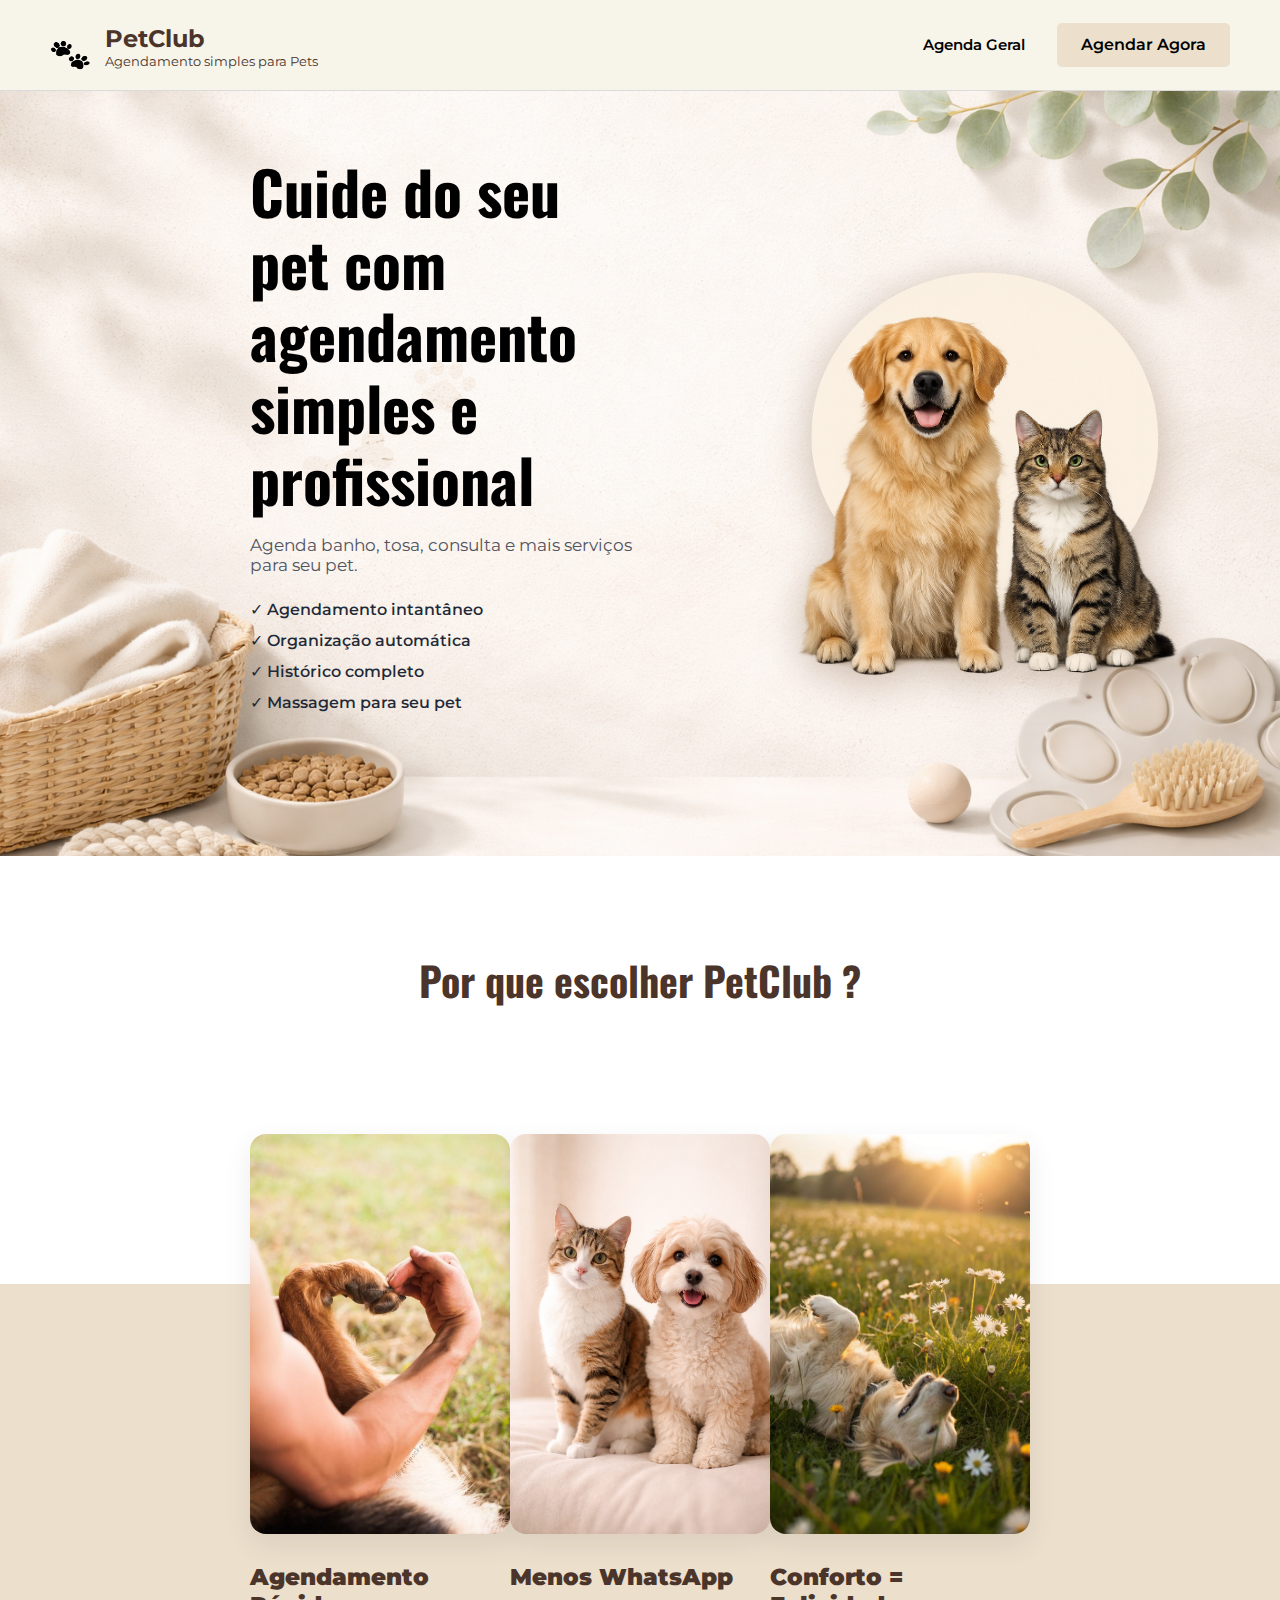
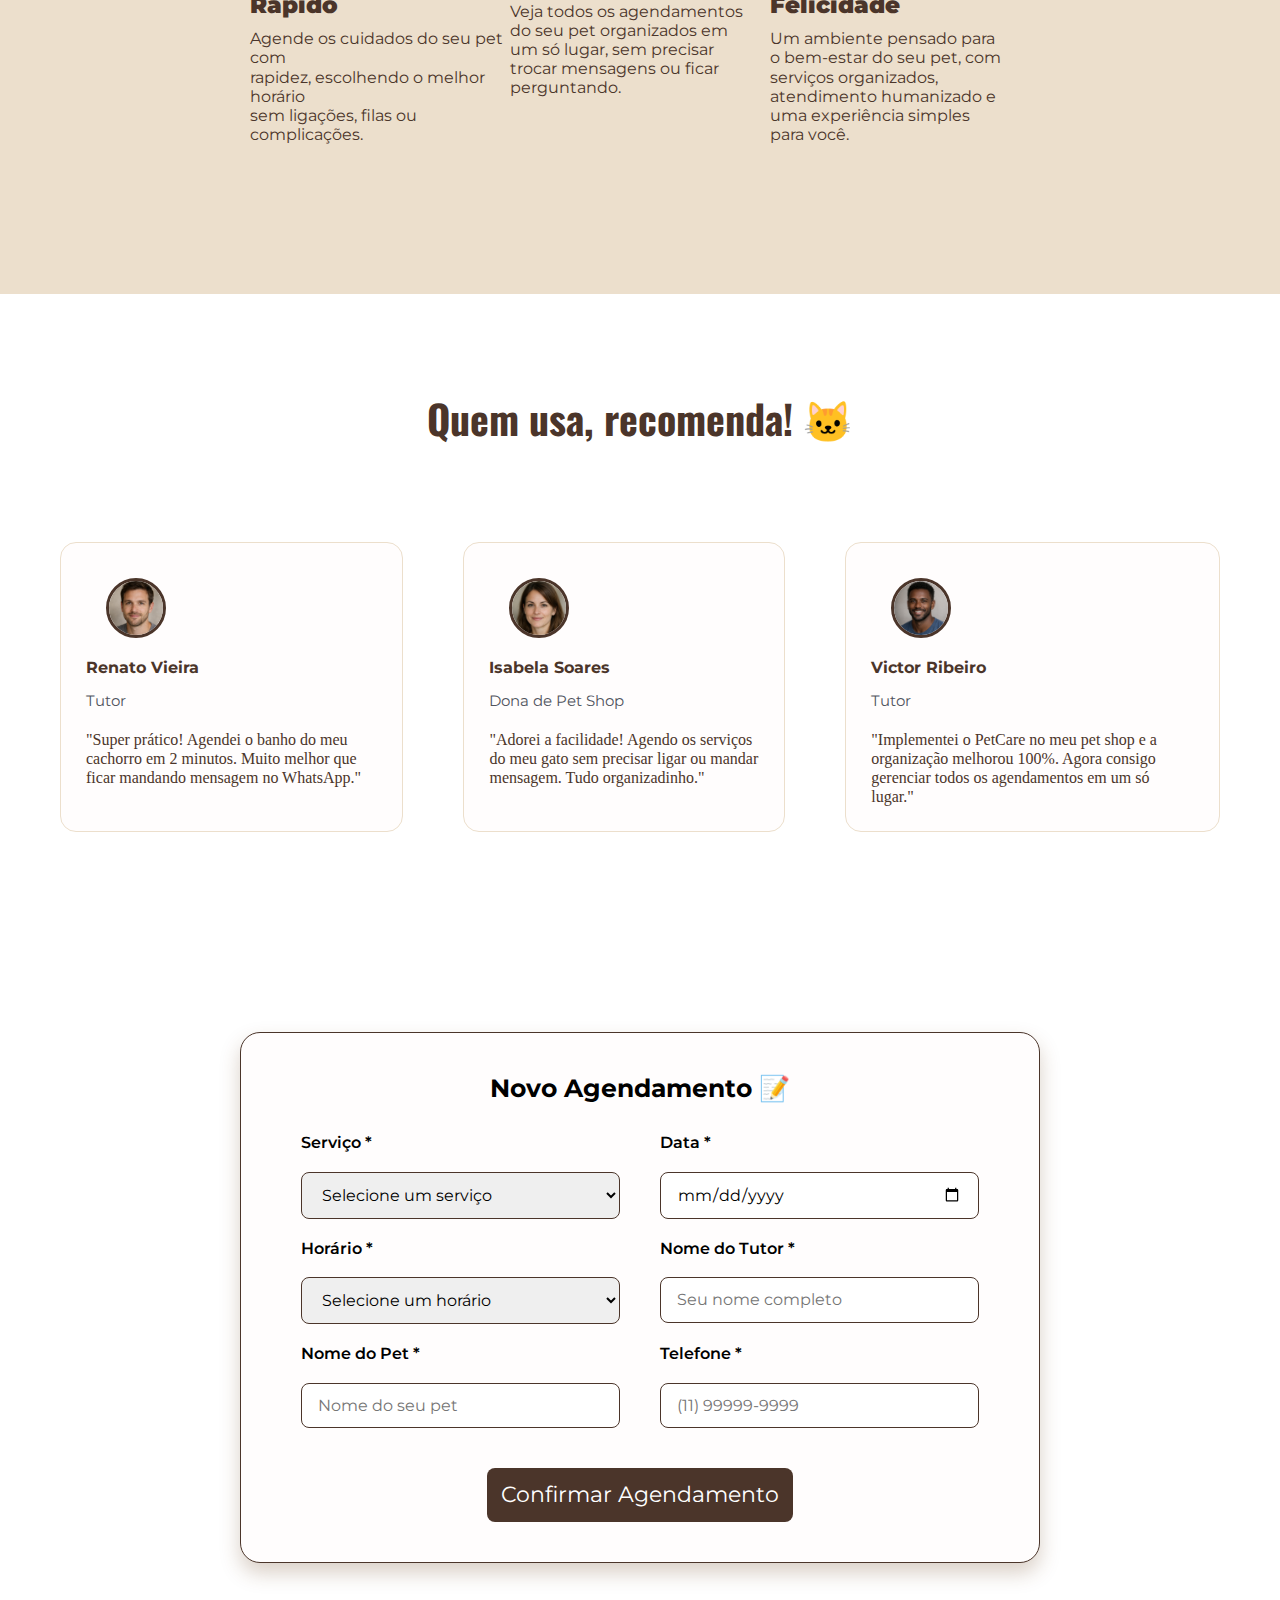
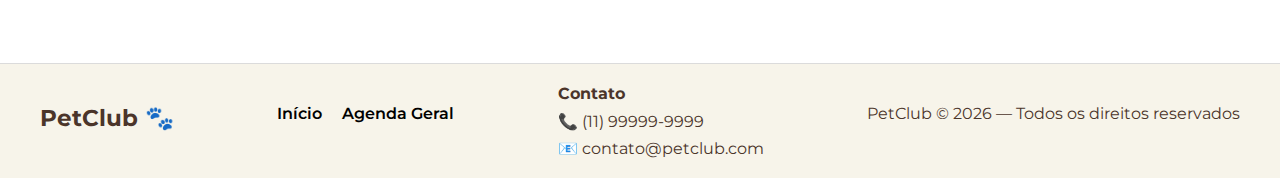
<file: index.html>
<!DOCTYPE html>
<html lang="pt-br">

<head>
    <meta charset="UTF-8">
    <meta name="viewport" content="width=device-width, initial-scale=1.0">
    <title>PetClub</title>

    <link rel="preconnect" href="https://fonts.googleapis.com">
    <link rel="preconnect" href="https://fonts.gstatic.com" crossorigin>
    <link href="https://fonts.googleapis.com/css2?family=Montserrat:wght@300;400;500;600;700&display=swap"
        rel="stylesheet">

    <link rel="stylesheet" href="./css/index.css">
</head>

<body>
    <header id="header">
        <div class="container header-content">
            <div class="titulo-header">
                <div class="logo-icon">
                    <img src="./images/dog-cat-pet-paw-animal-hand-drawn-organic-line-doodle-png.png"
                        alt="patas de cachorro" class="patas" width="40" height="30">
                </div>
                <div class="logo-text">
                    <h2>PetClub</h2>
                    <p>Agendamento simples para Pets</p>
                </div>
            </div>
            <nav class="nav">
                <a href="admin.html">Agenda Geral</a>
            </nav>
            <a href="#form" class="btnAgendar">Agendar Agora</a>
        </div>
    </header>

    <main>
        <section class="container hero" id="container-hero">
            <div class="titulo-hero">
                <div class="title">
                    <h1>Cuide do seu pet com agendamento<br> simples e profissional</h1>
                    <p>Agenda banho, tosa, consulta e mais serviços para seu pet.</p>
                </div>
                <ul class="beneficios">
                    <li>✓ Agendamento intantâneo</li>
                    <li>✓ Organização automática</li>
                    <li>✓ Histórico completo</li>
                    <li>✓ Massagem para seu pet</li>
                </ul>
            </div>
            <div>
                <img src="./images/Cat&Dog.png" alt="cat&dog" class="image-hero">
            </div>
        </section>

        <section class="container escolha">
            <h2>Por que escolher PetClub ?</h2>
            <div class="motivos">
                <div class="motivo card1">
                    <img src="./images/coraçao-com-patas.jpg" alt="agendamento rapido" width="300" height="400">
                    <h3>Agendamento Rápido</h3>
                    <p>Agende os cuidados do seu pet com<br> rapidez, escolhendo o melhor horário<br> sem ligações,
                        filas ou complicações.</p>
                </div>
                <div class="motivo card2">
                    <img src="./images/cat-dog.png" alt="menos whatsapp" width="300" height="400">
                    <h3>Menos WhatsApp</h3>
                    <p>Veja todos os agendamentos<br> do seu pet organizados em<br> um só lugar, sem precisar<br> trocar
                        mensagens ou ficar<br> perguntando.</p>
                </div>
                <div class="motivo card3">
                    <img src="./images/dog-natureza.jpg" alt="experiencia" width="300" height="400">
                    <h3>Conforto = Felicidade</h3>
                    <p>Um ambiente pensado para<br> o bem-estar do seu pet, com<br> serviços organizados,<br>
                        atendimento humanizado e<br> uma experiência simples<br> para você.</p>
                </div>
            </div>
        </section>

        <section class="container comentarios">
            <h2>Quem usa, recomenda! 🐱</h2>
            <div class="grids-comentarios">
                <div class="box-comentarios">
                    <img src="./images/Renato.png" alt="renato" width="60" height="60" class="avatar">
                    <h4>Renato Vieira</h4>
                    <span>Tutor</span>
                    <p>"Super prático! Agendei o banho do meu cachorro em 2 minutos. Muito melhor que ficar mandando
                        mensagem no WhatsApp."</p>
                </div>
                <div class="box-comentarios">
                    <img src="./images/Isabela.png" alt="isabela" width="60" height="60" class="avatar">
                    <h4>Isabela Soares</h4>
                    <span>Dona de Pet Shop</span>
                    <p>"Adorei a facilidade! Agendo os serviços do meu gato sem precisar ligar ou mandar mensagem. Tudo
                        organizadinho."</p>
                </div>
                <div class="box-comentarios">
                    <img src="./images/Victor.png" alt="victor" width="60" height="60" class="avatar">
                    <h4>Victor Ribeiro</h4>
                    <span>Tutor</span>
                    <p>"Implementei o PetCare no meu pet shop e a organização melhorou 100%. Agora consigo gerenciar
                        todos os agendamentos em um só lugar."</p>
                </div>
            </div>
        </section>

        <section class="formulario">
            <form id="form" action="cadastro.html">
                <h3>Novo Agendamento 📝</h3>
                <div class="form-box">
                    <label for="servico">Serviço *</label><br>
                    <select id="servico" name="servico" required>
                        <option value="" class="select">Selecione um serviço</option>
                        <option value="banho">Banho</option>
                        <option value="tosa">Tosa</option>
                        <option value="banho-tosa">Banho + Tosa</option>
                        <option value="consulta">Consulta Veterinária</option>
                        <option value="vacina">Vacinação</option>
                        <option value="hospedagem">hospedagem</option>
                    </select><br>
                </div>
                <div class="form-box">
                    <label for="data">Data *</label><br>
                    <input type="date" id="data" name="data" required>
                </div>
                <div class="form-box">
                    <label for="horario">Horário *</label><br>
                    <select id="horario" name="horario" required>
                        <option value="" class="select">Selecione um horário</option>
                        <option value="8:00">8:00</option>
                        <option value="9:00">9:00</option>
                        <option value="10:00">10:00</option>
                        <option value="11:00">11:00</option>
                        <option value="12:00">12:00</option>
                        <option value="13:00">13:00</option>
                        <option value="14:00">14:00</option>
                        <option value="15:00">15:00</option>
                        <option value="16:00">16:00</option>
                        <option value="17:00">17:00</option>
                        <option value="18:00">18:00</option>
                        <option value="19:00">19:00</option>
                    </select><br>
                </div>
                <div class="form-box">
                    <label for="nome-tutor">Nome do Tutor *</label><br>
                    <input type="text" id="name" name="nomeTutor" placeholder="Seu nome completo" required><br>
                </div>
                <div class="form-box">
                    <label for="nome-pet">Nome do Pet *</label><br>
                    <input type="text" id="namePet" name="nomePet" placeholder="Nome do seu pet" required><br>
                </div>
                <div class="form-box">
                    <label for="telefone">Telefone *</label><br>
                    <input type="tel" id="telefone" name="telefone" placeholder="(11) 99999-9999" required><br>
                </div>
                <div class="form-box btn-box">
                    <button id="btnSubmit" type="submit">
                        Confirmar Agendamento
                    </button>
                </div>
            </form>
        </section>
    </main>
    <footer class="container footer">
        <div class="footer-content">
            <div class="footer-brand">
                <h3>PetClub 🐾</h3>
            </div>

            <div class="footer-links">
                <a href="#container-hero">Início</a>
                <a href="admin.html">Agenda Geral</a>
            </div>

            <div class="footer-contacts">
                <h4>Contato</h4>
                <p>📞 (11) 99999-9999</p>
                <p>📧 contato@petclub.com</p>
            </div>

            <div class="footer-bottom">
                <span>PetClub © 2026 — Todos os direitos reservados</span>
            </div>
        </div>
    </footer>
    <script>
        const inputData = document.getElementById('data');

        if (!data.value) {
            e.preventDefault();
            alert('Por favor, selecione uma data.');
            data.focus();
        }

        const hoje = new Date().toISOString().split('T')[0];

        inputData.min = hoje;    // bloqueia datas passadas
        inputData.value = hoje;  // abre o calendário no dia atual
    </script>
</body>

</html>
</file>
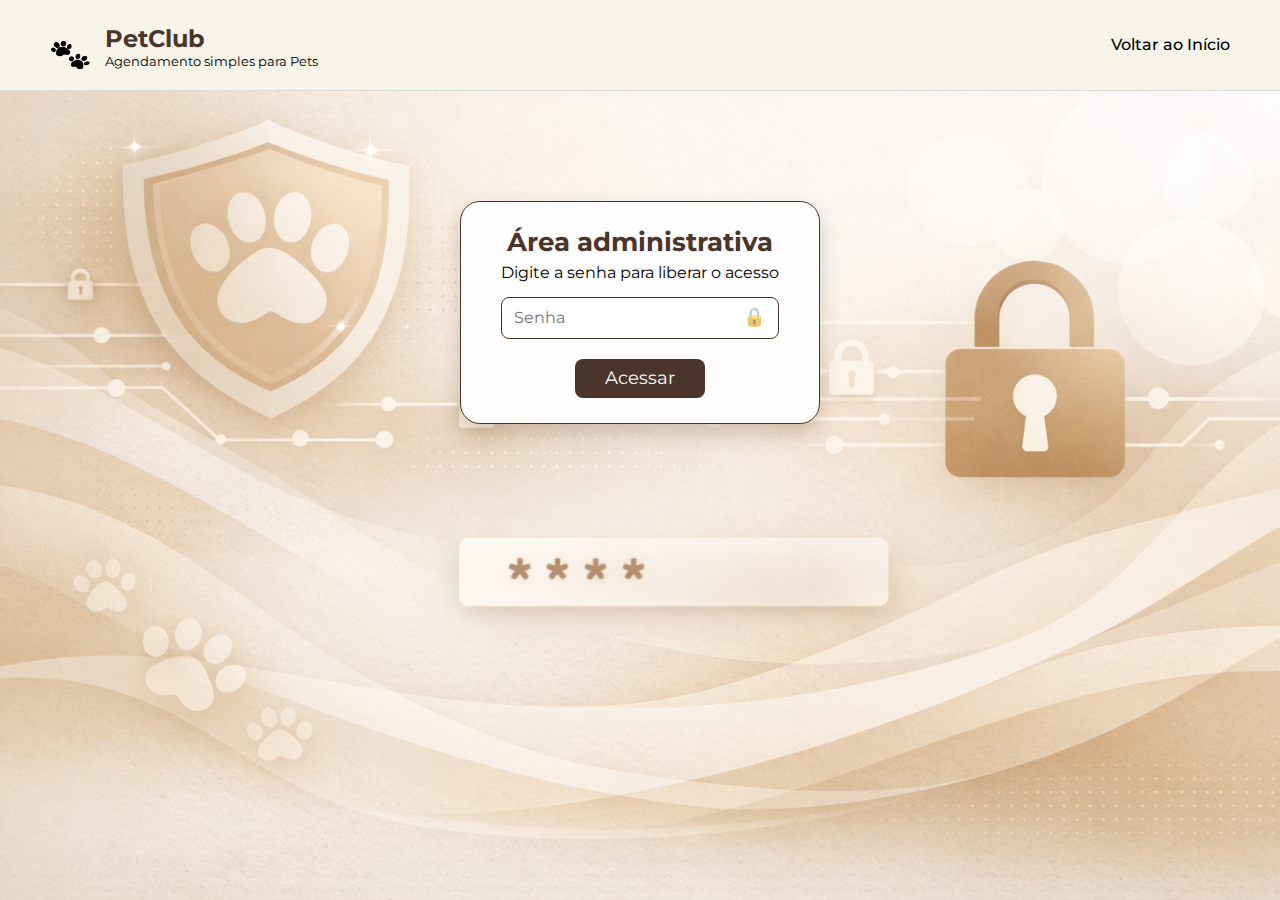
<file: admin.html>
<!DOCTYPE html>
<html lang="pt-br">
<head>
    <meta charset="UTF-8">
    <meta name="viewport" content="width=device-width, initial-scale=1.0">
    <title>Admin</title>

    <link rel="stylesheet" href="css/admin.css">

    <link rel="preconnect" href="https://fonts.googleapis.com">
    <link rel="preconnect" href="https://fonts.gstatic.com" crossorigin>
    <link href="https://fonts.googleapis.com/css2?family=Montserrat:wght@300;400;500;600;700&display=swap" rel="stylesheet">
</head>
<body>
    <header id="header">
        <div class="container header-content">
            <div class="titulo-header">
                <div class="logo-icon">
                    <img src="./images/dog-cat-pet-paw-animal-hand-drawn-organic-line-doodle-png.png" alt="patas de cachorro" class="patas" width="40" height="30">
                </div>
                <div class="logo-text">
                    <h2>PetClub</h2>
                    <p>Agendamento simples para Pets</p>
                </div> 
            </div>
            <nav class="nav">
                <a href="index.html" class="btnVoltar">Voltar ao Início</a>
            </nav>
        </div>
    </header>

    <main>
        <section class="container hero">
            <form action="agendageral.html" class="form">
                <h2>Área administrativa</h2>
                <h4>Digite a senha para liberar o acesso</h4>
                <div class="form-box">
                    <div class="password-wrapper">
                        <input type="password" id="senha" placeholder="Senha" required>
                        <span class="toggle-password" id="toggleIcon" onclick="togglePassword()"> 🔒</span>
                    </div>
                </div>
                <button type="submit" id="btnAdmin">Acessar</button>
            </form>
        </section>
    </main>
    <script src="./js/admin.js"></script>
</body>
</html>
</file>
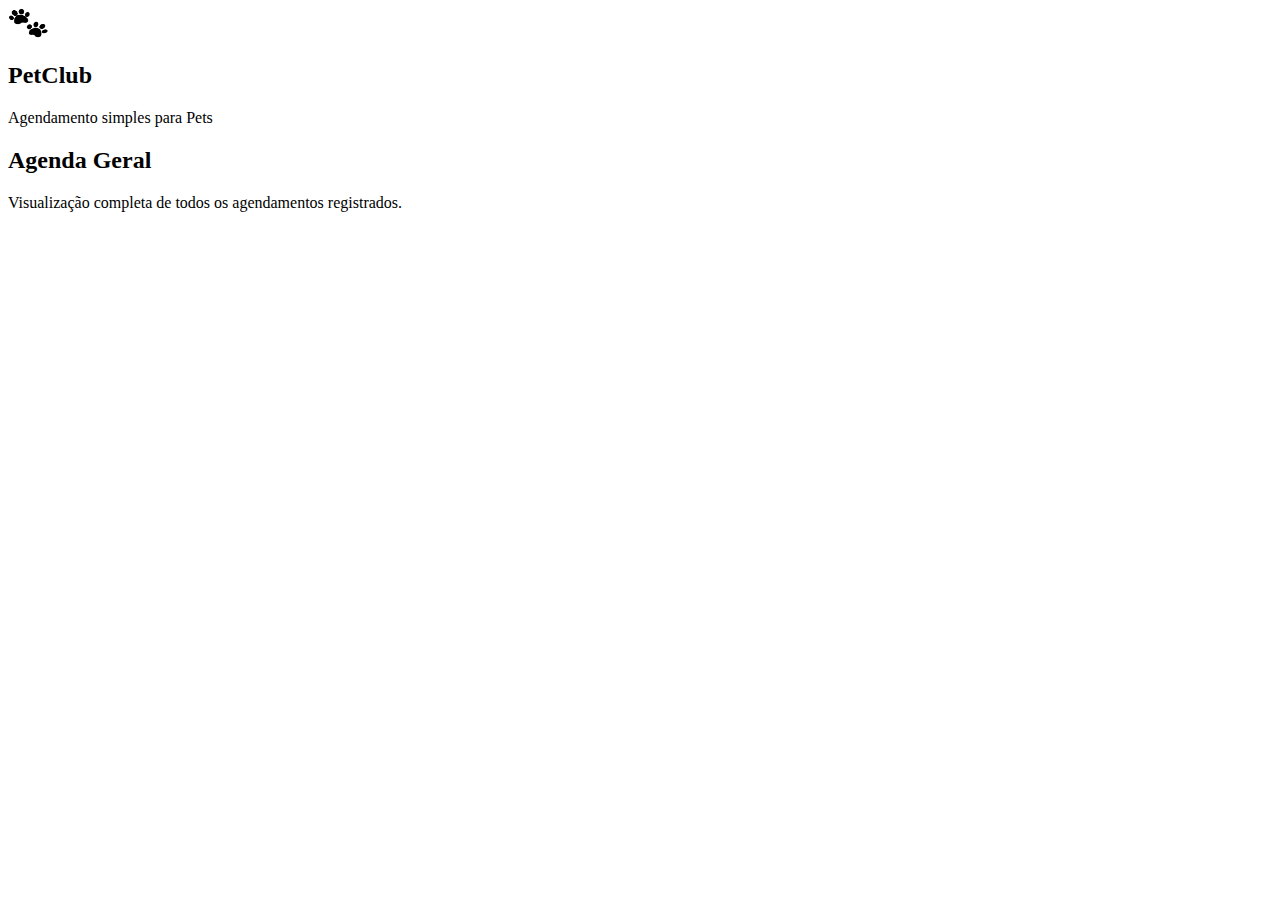
<file: agendageral.html>
<!DOCTYPE html>
<html lang="pt-br">
<head>
    <meta charset="UTF-8">
    <meta name="viewport" content="width=device-width, initial-scale=1.0">
    <title>Agenda Geral PetClub</title>
</head>
<body>
    <header id="header">
        <div class="container header-content">
            <div class="titulo-header">
                <div class="logo-icon">
                    <img src="./images/dog-cat-pet-paw-animal-hand-drawn-organic-line-doodle-png.png" alt="patas de cachorro" class="patas" width="40" height="30">
                </div>
                <div class="logo-text">
                    <h2>PetClub</h2>
                    <p>Agendamento simples para Pets</p>
                </div> 
            </div>
        </div>
    </header>

    <section class="dashboard">
        <div class="container">
            <div class="dashboard-header">
                <h2>Agenda Geral</h2>
                <p>Visualização completa de todos os agendamentos registrados.</p>
            </div>

            <div class="dashboard-stats">
                <div class="stat-card"></div>
                <div class="stat-card"></div>
                <div class="stat-card"></div>
                <div class="stat-card"></div>
                <div class="stat-card"></div>
                <div class="stat-card"></div>
            </div>
        </div>
    </section>
</body>
</html>
</file>
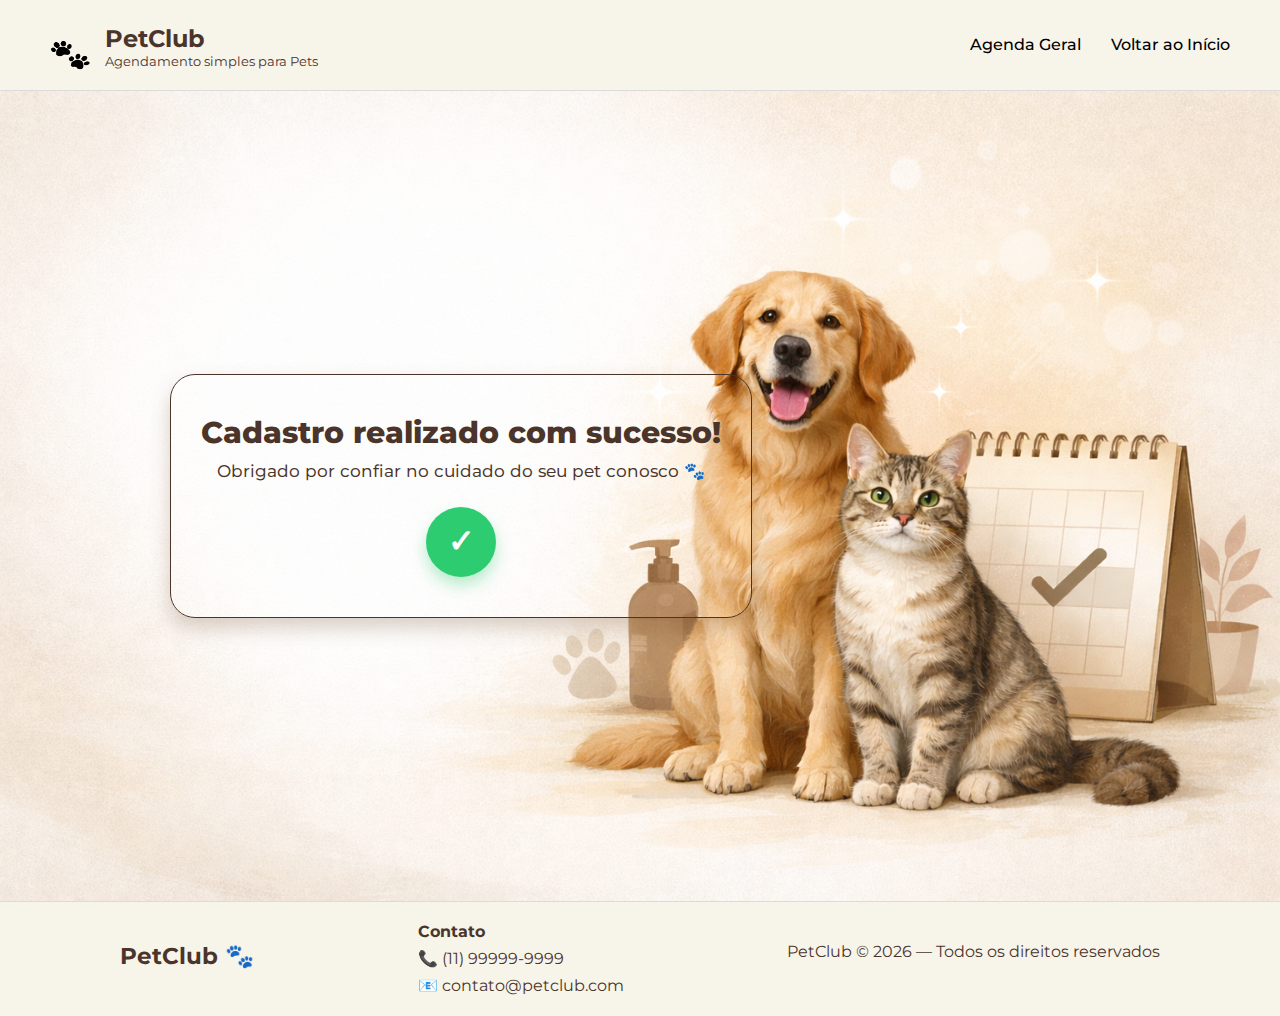
<file: cadastro.html>
<!DOCTYPE html>
<html lang="pt-br">
<head>
    <meta charset="UTF-8">
    <meta name="viewport" content="width=device-width, initial-scale=1.0">
    <title>Cadastro Concluído</title>

    <link rel="preconnect" href="https://fonts.googleapis.com">
    <link rel="preconnect" href="https://fonts.gstatic.com" crossorigin>
    <link href="https://fonts.googleapis.com/css2?family=Montserrat:wght@300;400;500;600;700&display=swap" rel="stylesheet">

    <link rel="stylesheet" href="./css/cadastro.css">

</head>
<body>
    <header id="header">
        <div class="container header-content">
            <div class="titulo-header">
                <div class="logo-icon">
                    <img src="./images/dog-cat-pet-paw-animal-hand-drawn-organic-line-doodle-png.png" alt="patas de cachorro" class="patas" width="40" height="30">
                </div>
                <div class="logo-text">
                    <h2>PetClub</h2>
                    <p>Agendamento simples para Pets</p>
                </div> 
            </div>
            <nav class="nav">
                <a href="agendageral.html" class="btnAgenda">Agenda Geral</a>
                <a href="index.html" class="btnVoltar">Voltar ao Início</a>
            </nav>
        </div>
    </header>

    <main>
        <section class="container hero">
            <div class="hero-titulo">
                <h2>Cadastro realizado com sucesso!</h2>
                <h4>Obrigado por confiar no cuidado do seu pet conosco 🐾</h4>
                <div class="icon">✓</div>
            </div>
        </section>
    </main>
    <footer class="container footer">
        <div class="footer-content">
            <div class="footer-brand">
                <h3>PetClub 🐾</h3>
            </div>

            <div class="footer-contacts">
                <h4>Contato</h4>
                <p>📞 (11) 99999-9999</p>
                <p>📧 contato@petclub.com</p>
            </div>

            <div class="footer-bottom">
                <span>PetClub © 2026 — Todos os direitos reservados</span>
            </div>
        </div>
    </footer>
</body>
</html>
</file>
<file: css/index.css>
@import url('https://fonts.googleapis.com/css2?family=Oswald:wght@200;300;400;500;600;700&display=swap');

*,
*::before,
*::after {
    box-sizing: border-box;
    margin: 0;
    padding: 0;
}

.container {
    width: 1200px;
    margin: 0 auto;
    padding: 0 20px;
}

html {
    font-size: 16px;
    scroll-behavior: smooth;
}

body {
    min-height: 100vh;
    font-family: 'Montserrat', sans-serif;
    line-height: 1.2;
    -webkit-font-smoothing: antialiased;
}

img {
    max-width: 100%;
    display: block;
}

ul,
ol {
    list-style: none;
}

a {
    text-decoration: none;
    color: inherit;
}

button,
input,
textarea,
select {
    font: inherit;
    border: none;
    outline: none;
}

#header {
    position: sticky;
    top: 0;
    width: 100%;
    z-index: 9999;
    background: #F7F4EA;
    border-bottom: 1px solid rgb(219, 219, 219);
}

.header-content {
    display: flex;
    align-items: center;
    justify-content: space-between;
    gap: 2rem;
    padding: 10px;
}

.titulo-header {
    display: flex;
    gap: 15px;
    margin: 15px 0 10px;
}

#header .header-content .titulo-header h2 {
    color: #4B352A;
    font-weight: bold;
}

#header .header-content .titulo-header p {
    font-size: 13px;
}

#header .header-content .logo-icon {
    margin-top: 15px;
}

#header .header-content nav {
    display: flex;
    gap: 2rem;
    flex: 1;
    justify-content: flex-end;
}

#header .header-content .nav a {
    color: black;
    font-size: 15px;
    font-weight: 600;
}

#header .header-content .btnAgendar {
    color: black;
    font-weight: 600;
    background-color: #ECDFCC;
    padding: 0.75rem 1.5rem;
    border-radius: 5px;
    cursor: pointer;
    transition: transform 0.3s ease, box-shadow 0.3s ease;
}

#header .header-content .btnAgendar:hover {
    transform: translateY(-1px);
    box-shadow: 0 10px 20px rgba(109, 66, 30, 0.35);
}

#header .header-content .nav a:hover {
    color: #AB886D;
}

.hero {
    width: 100%;
    min-height: 85vh;
    background-image: url('../images/FundoHero.png');
    background-size: cover;
    background-position: center;
    background-repeat: no-repeat;
    display: flex;
    align-items: center;
    padding: 0 100px;
}

.titulo-hero {
    display: flex;
    flex-direction: column;
    gap: 1.5rem;
    padding: 0 150px;
    margin-bottom: 80px;
}

.titulo-hero h1 {
    font-size: 60px;
    font-family: 'Oswald', sans-serif;
    margin-bottom: 20px;
}

.titulo-hero p {
    font-size: 17px;
    color: #50545e;
}

.titulo-hero .beneficios {
    display: flex;
    flex-direction: column;
    gap: 0.75rem;
}

.titulo-hero .beneficios li {
    color: #1f2937;
    font-weight: 550;
}

.image-hero {
    filter: drop-shadow(0 8px 22px rgba(109, 66, 30, 0.35));
}

.escolha h2 {
    color: #4B352A;
    font-family: 'Oswald', sans-serif;
    font-size: 40px;
    display: flex;
    align-items: center;
    justify-content: center;
    margin: 100px 0 280px;
}

.escolha {
    width: 100%;
    padding: 0;
}

.escolha .motivos {
    display: flex;
    justify-content: space-between;
    padding: 0 250px;
    position: relative;
    background-color: #ECDFCC;
    width: 100%;
}

.escolha .motivos .motivo h3 {
    color: #4B352A;
    font-weight: 900;
    font-size: 23px;
    margin: 30px 0 10px;
}

.escolha .motivos .motivo p {
    font-size: 16px;
}

.escolha .motivos .motivo {
    justify-content: center;
    align-items: center;
    gap: 32px;
    position: relative;
    top: -150px;
    z-index: 2;
}

.escolha .motivos img {
    border-radius: 16px;
    box-shadow: 0 10px 30px rgba(0,0,0,0.08);
    transition: transform 0.3s ease, box-shadow 0.3s ease;
}

.escolha .motivos img:hover {
    transform: translateY(-5px);
    box-shadow: 0 10px 20px rgba(109, 66, 30, 0.85);
}

.comentarios h2 {
    display: flex;
    justify-content: center;
    color: #4B352A;
    font-family: 'Oswald', sans-serif;
    font-size: 40px;
    margin: 100px 0 100px;
}

.grids-comentarios {
    display: flex;
    gap: 60px;
}

.box-comentarios {
    background-color: #fffdfd;
    border: 1px solid #ECDFCC;
    border-radius: 16px;
    padding: 25px;
    transition: transform 0.3s ease, box-shadow 0.3s ease;
}

.comentarios .grids-comentarios .box-comentarios .avatar {
    border: 3px solid #4B352A;
    border-radius: 999px;
    margin-left: 20px;
    margin-top: 10px;
}

.comentarios .grids-comentarios .box-comentarios h4 {
    margin-top: 20px;
    margin-bottom: 13px;
}

.comentarios .grids-comentarios .box-comentarios span {
    color: #50545e;
    font-size: 15px;
}

.comentarios .grids-comentarios .box-comentarios p {
    margin-top: 20px;
    font-family: 'Times New Roman', Times, serif;
}

.box-comentarios:hover {
    border: 1px solid #AB886D;
    transform: translateY(-1px);
    box-shadow: 0 10px 20px rgba(109, 66, 30, 0.25);
}

.formulario {
    display: flex;
    justify-content: center;
    margin: 200px 0 80px;
}

.formulario #form {
    display: grid;
    grid-template-columns: repeat(2, 1fr);
    gap: 20px 40px;
    padding: 40px 60px;
    background-color: #fffdfd;
    border: 1px solid #4B352A;
    box-shadow: 0 10px 20px rgba(109, 66, 30, 0.25);
    border-radius: 20px;
    width: 100%;
    max-width: 800px;
}

/* Título ocupa a linha inteira */
.formulario h3 {
    grid-column: 1 / -1;
    text-align: center;
    font-size: 25px;
    margin-bottom: 10px;
}

/* Campos que devem ocupar a linha inteira */
.form-box.full {
    grid-column: 1 / -1;
}

/* Inputs padrão */
.form-box input,
.form-box select {
    width: 100%;
    padding: 10px;
    border: 1px solid #4B352A;
    border-radius: 8px;
    padding: 12px 16px;
    font-weight: 400;
}

.form-box label {
    display: block;
    font-weight: 600;
}

.form-box.btn-box {
    grid-column: 1 / -1;
    display: flex;
    justify-content: center;
}

#btnSubmit {
    font-size: 22px;
    font-weight: 400;
    padding: 14px;
    margin-top: 20px;
    border-radius: 8px;
    background-color: #4B352A;
    color: white;
    transition: transform 0.3s ease, box-shadow 0.3s ease;
    cursor: pointer;
}

#btnSubmit:hover {
    transform: translateY(-2px);
    box-shadow: 0 10px 20px rgba(109, 66, 30, 0.25);
    font-weight: 500;
}

.footer {
    margin-top: 100px;
    border-top: 1px solid rgb(219, 219, 219);
    width: 100%;
    background-color: #F7F4EA;
}

.footer h3, h4, p, span {
    color: #4B352A;
}

.footer-content {
    display: flex;
    justify-content: space-between;
    padding: 20px;
}

.footer-brand {
    font-size: 20px;
    margin-top: 20px;
}

.footer-links {
    font-weight: 600;
    margin-top: 20px;
    display: flex;
    gap: 20px;
}

.footer-contacts {
    display: flex;
    flex-direction: column;
    gap: 8px;
}

.footer-bottom {
    margin-top: 20px;
}
</file>
<file: css/admin.css>
@import url('https://fonts.googleapis.com/css2?family=Oswald:wght@200;300;400;500;600;700&display=swap');

*,
*::before,
*::after {
    box-sizing: border-box;
    margin: 0;
    padding: 0;
}

.container {
    width: 1200px;
    margin: 0 auto;
    padding: 0 20px;
}

html {
    font-size: 16px;
    scroll-behavior: smooth;
}

body, html {
    height: 100%;
    margin: 0;
    font-family: 'Montserrat', sans-serif;
    line-height: 1.2;
    -webkit-font-smoothing: antialiased;
}

img {
    max-width: 100%;
    display: block;
}

ul,
ol {
    list-style: none;
}

a {
    text-decoration: none;
    color: inherit;
}

button,
input,
textarea,
select {
    font: inherit;
    border: none;
    outline: none;
}

h1, h2, h3 {
    color: #4B352A;
}

body {
    background-image: url('../images/fundo-admin.png');
    background-size: cover;
    background-repeat: no-repeat;

}

#header {
    width: 100%;
    background: #F7F4EA;
    border-bottom: 1px solid rgb(219, 219, 219);
}

.header-content {
    display: flex;
    align-items: center;
    justify-content: space-between;
    gap: 2rem;
    padding: 10px;
}

.titulo-header {
    display: flex;
    gap: 15px;
    margin: 15px 0 10px;
}

#header .header-content .titulo-header h2 {
    font-weight: bold;
}

#header .header-content .titulo-header p {
    font-size: 13px;
}

#header .header-content .logo-icon {
    margin-top: 15px;
}

.btnVoltar {
    color: black;
    display: inline-block;
    font-size: 16px;
    font-weight: 500;
    transition: transform 0.4s cubic-bezier(0.4, 0, 0.2, 1); /* cubic-bezier - Define como a animação acontece no tempo (curva de aceleração).*/
}

.btnVoltar:hover {
    transform: scale(1.1);
    font-weight: 600;
}

.hero {
    display: flex;
    justify-content: center;
    text-align: center;

    transform: translate(0, 110px);
}

.form {
    background-color: #fffdfd;
    border: 1px solid #4B352A;
    box-shadow: 0 10px 20px rgba(109, 66, 30, 0.25);
    border-radius: 20px;
    padding: 25px 40px;
}

.form h2 {
    font-size: 26px;
    margin-bottom: 5px;
}

.form h4 {
    font-weight: 400;
    margin-bottom: 15px;
}

.password-wrapper input {
    width: 100%;
    border: 1px solid #4B352A;
    border-radius: 8px;
    padding: 10px 12px;
    font-weight: 400;
    outline: none;
}

.password-wrapper {
  position: relative;
}

.toggle-password {
  position: absolute;
  right: 14px;
  top: 50%;
  transform: translateY(-50%);
  cursor: pointer;
  font-size: 18px;
  user-select: none; /* O ícone funciona só como botão. Visual mais limpo e profissional */
  opacity: 0.6; /* controla a transparencia */
}

.toggle-password:hover {
  opacity: 1;
}

#btnAdmin {
    font-size: 18px;
    font-weight: 400;
    padding: 9px 30px;
    margin-top: 20px;
    border-radius: 8px;
    background-color: #4B352A;
    color: white;
    transition: transform 0.3s ease, box-shadow 0.3s ease;
    cursor: pointer;
}

#btnAdmin:hover {
    transform: translateY(-2px);
    box-shadow: 0 10px 20px rgba(109, 66, 30, 0.25);
    font-weight: 500;
}


@media (max-width: 1200px) {
.container {
width: 100%;
}


.hero {
transform: translate(0, 90px);
}


.form {
padding: 25px 30px;
}
}

@media (max-width: 992px) {
.header-content {
flex-direction: column;
gap: 12px;
}


.titulo-header {
margin: 10px 0;
}


.hero {
transform: translate(0, 70px);
padding: 0 20px;
}


.form {
width: 100%;
max-width: 420px;
}
}

@media (max-width: 768px) {
html {
font-size: 15px;
}


body {
background-position: center;
}


.hero {
transform: none;
margin-top: 40px;
padding: 0 20px;
}


.form {
width: 100%;
padding: 22px 20px;
border-radius: 16px;
}


.form h2 {
font-size: 22px;
}


.form h4 {
font-size: 14px;
}


#btnAdmin {
width: 100%;
padding: 12px 0;
font-size: 16px;
}
}

@media (max-width: 480px) {
html {
font-size: 14px;
}


.form h2 {
font-size: 20px;
}


.toggle-password {
font-size: 16px;
}
}

@media (min-width: 768px) and (max-width: 1024px) {

  body {
    background-position: center top;
  }

  .hero {
    min-height: calc(100vh - 120px);
    transform: none;              /* REMOVE o problema */
    display: flex;
    align-items: center;
    justify-content: center;
    padding: 40px 20px;
  }

  .form {
    margin-top: 0;
    max-width: 420px;
    width: 100%;
  }

}
</file>
<file: css/cadastro.css>
@import url('https://fonts.googleapis.com/css2?family=Oswald:wght@200;300;400;500;600;700&display=swap');

*,
*::before,
*::after {
    box-sizing: border-box;
    margin: 0;
    padding: 0;
}

.container {
    width: 1200px;
    margin: 0 auto;
    padding: 0 20px;
}

html {
    font-size: 16px;
    scroll-behavior: smooth;
}

body,
html {
    height: 100%;
    margin: 0;
    font-family: 'Montserrat', sans-serif;
    line-height: 1.2;
    -webkit-font-smoothing: antialiased;
}

img {
    max-width: 100%;
    display: block;
}

ul,
ol {
    list-style: none;
}

a {
    text-decoration: none;
    color: inherit;
}

button,
input,
textarea,
select {
    font: inherit;
    border: none;
    outline: none;
}

h1,
h2,
h3 {
    color: #4B352A;
}

#header {
    position: sticky;
    top: 0;
    width: 100%;
    z-index: 9999;
    background: #F7F4EA;
    border-bottom: 1px solid rgb(219, 219, 219);
}

.header-content {
    display: flex;
    align-items: center;
    justify-content: space-between;
    gap: 2rem;
    padding: 10px;
}

.titulo-header {
    display: flex;
    gap: 15px;
    margin: 15px 0 10px;
}

#header .header-content .titulo-header h2 {
    font-weight: bold;
}

#header .header-content .titulo-header p {
    font-size: 13px;
}

#header .header-content .logo-icon {
    margin-top: 15px;
}

.nav {
    display: flex;
    gap: 30px;
}

.btnAgenda {
    color: black;
    display: inline-block;
    font-size: 16px;
    font-weight: 500;
    transition: transform 0.4s cubic-bezier(0.4, 0, 0.2, 1);
}

.btnAgenda:hover {
    transform: scale(1.1);
    font-weight: 600;
}

.btnVoltar {
    color: black;
    display: inline-block;
    font-size: 16px;
    font-weight: 500;
    transition: transform 0.4s cubic-bezier(0.4, 0, 0.2, 1);
    /* cubic-bezier - Define como a animação acontece no tempo (curva de aceleração).*/
}

.btnVoltar:hover {
    transform: scale(1.1);
    font-weight: 600;
}

.hero {
    width: 100%;
    min-height: 90vh;
    background-image: url('../images/cadastro-concluido.png');
    background-size: cover;
    background-position: center 65%;
    background-repeat: no-repeat;

    display: flex;
    align-items: center;
    justify-content: flex-start;

    padding: 80px;
}

.hero-titulo {
    border: 1px solid #4B352A;
    box-shadow: 0 10px 20px rgba(109, 66, 30, 0.25);
    border-radius: 25px;
    padding: 40px 30px;
    display: flex;
    flex-direction: column;
    text-align: center;
    align-items: center;

    transform: translate(90px);
}

.hero-titulo h2 {
    font-size: 30px;
    font-weight: 800;
    margin-bottom: 10px;
}

.hero-titulo h4 {
    font-size: 17px;
    font-weight: 450;
}

.hero-titulo .icon {
    width: 70px;
    height: 70px;

    background-color: #2ecc71;
    color: white;

    border-radius: 50%;

    display: flex;
    align-items: center;
    justify-content: center;
    margin-top: 25px;

    font-size: 32px;
    font-weight: bold;

    box-shadow: 0 8px 16px rgba(46, 204, 113, 0.35);
}

.footer {
    border-top: 1px solid rgb(219, 219, 219);
    width: 100%;
    background-color: #F7F4EA;
}

.footer h3,
h4,
p,
span {
    color: #4B352A;
}

.footer-content {
    display: flex;
    justify-content: space-between;
    padding: 20px 100px;
}

.footer-brand {
    font-size: 20px;
    margin-top: 20px;
}

.footer-contacts {
    display: flex;
    flex-direction: column;
    gap: 8px;
}

.footer-bottom {
    margin-top: 20px;
}

/* @Media */

@media (max-width: 1200px) {
    .container {
        width: 100%;
    }


    .hero {
        padding: 60px;
    }


    .hero-titulo {
        transform: translate(40px);
    }


    .footer-content {
        padding: 20px 40px;
    }
}

@media (max-width: 992px) {
.header-content {
flex-direction: column;
gap: 10px;
}


.nav {
gap: 20px;
}


.hero {
min-height: 80vh;
padding: 40px;
justify-content: center;
}


.hero-titulo {
transform: none;
padding: 30px 25px;
}


.hero-titulo h2 {
font-size: 26px;
}


.hero-titulo h4 {
font-size: 16px;
}


.footer-content {
flex-direction: column;
gap: 20px;
padding: 20px 40px;
}
}

@media (max-width: 768px) {
html {
font-size: 15px;
}


.titulo-header {
flex-direction: column;
align-items: center;
text-align: center;
}


.nav {
flex-direction: column;
gap: 12px;
}


.hero {
min-height: 75vh;
padding: 20px;
background-position: center;
}


.hero-titulo {
width: 100%;
max-width: 340px;
padding: 25px 20px;
}


.hero-titulo h2 {
font-size: 22px;
}


.hero-titulo h4 {
font-size: 14px;
}


.hero-titulo .icon {
width: 60px;
height: 60px;
font-size: 26px;
}


.footer-content {
padding: 20px;
text-align: center;
align-items: center;
}
}

@media (max-width: 480px) {
html {
font-size: 14px;
}


.hero {
min-height: 70vh;
}


.hero-titulo {
border-radius: 18px;
}


.hero-titulo h2 {
font-size: 20px;
}


.hero-titulo h4 {
font-size: 13px;
}
}

@media (min-width: 768px) and (max-width: 820px) {

  .hero {
    align-items: flex-start;
    padding-top: 120px;
  }

  .hero-titulo {
    transform: translateX(-100px);
  }

}

@media (min-width: 1024px) and (max-width: 1100px) {

  .hero {
    align-items: center;
    padding-top: 60px;
  }

  .hero-titulo {
    transform: none; /* 🔑 isso evita a quebra */
  }

}
</file>
